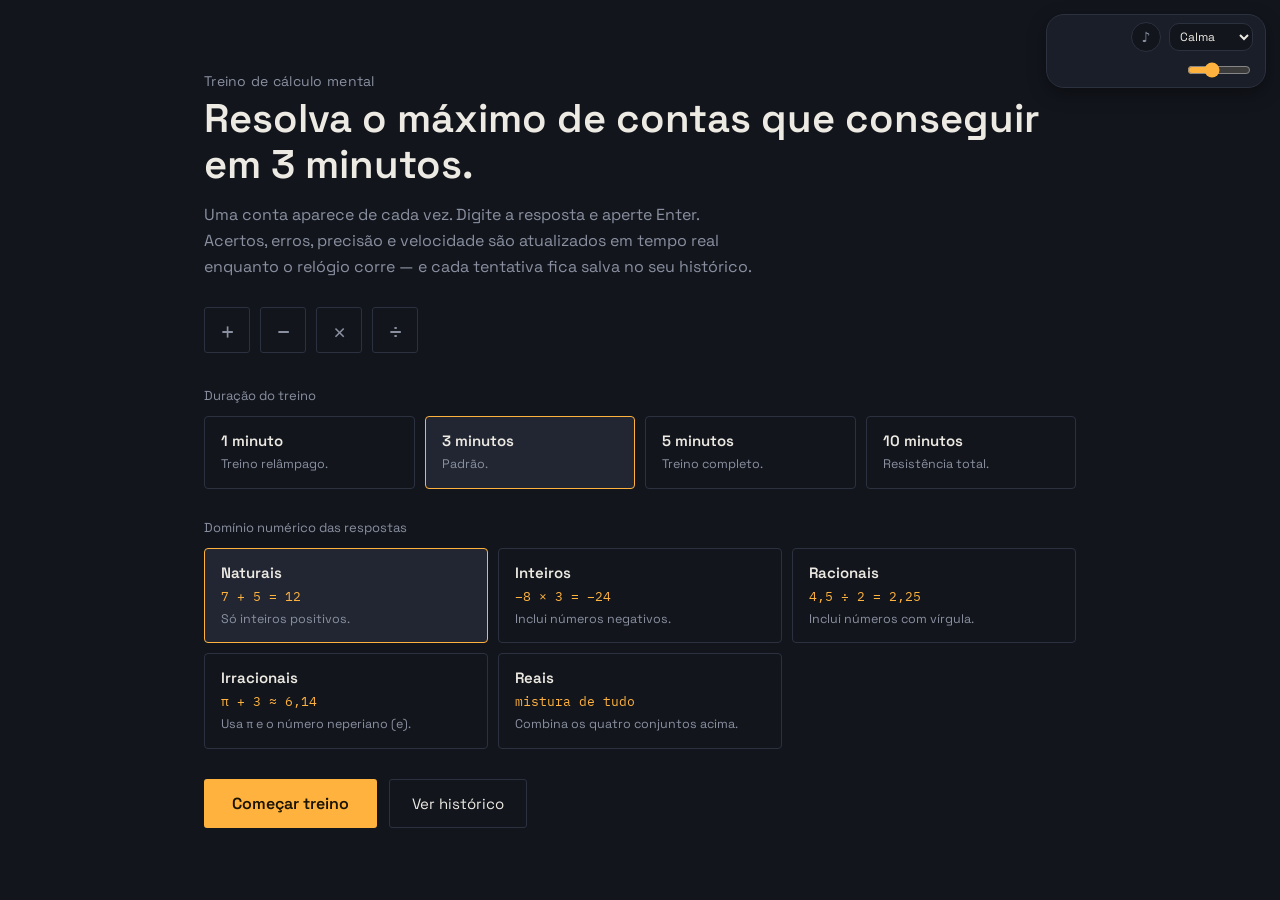
<file: single-file-version.html>
<!DOCTYPE html>
<html lang="pt-BR">
<head>
<meta charset="UTF-8">
<meta name="viewport" content="width=device-width, initial-scale=1.0">
<title>Treino de Cálculo — 3 minutos</title>
<style>
  @import url('https://fonts.googleapis.com/css2?family=Space+Grotesk:wght@400;500;600;700&family=IBM+Plex+Mono:wght@400;500;600;700&display=swap');

  :root{
    --ink: #12151C;
    --panel: #1A1E28;
    --panel-2: #212632;
    --line: #2C3140;
    --cream: #EDEAE3;
    --muted: #8A90A0;
    --amber: #FFB23E;
    --green: #3ECF8E;
    --coral: #FF5C63;

    --font-ui: 'Space Grotesk', 'Segoe UI', system-ui, -apple-system, sans-serif;
    --font-num: 'IBM Plex Mono', ui-monospace, 'SFMono-Regular', Menlo, Consolas, monospace;
  }

  *{ box-sizing: border-box; }

  html, body{
    margin: 0;
    padding: 0;
    background: var(--ink);
    color: var(--cream);
    font-family: var(--font-ui);
    min-height: 100vh;
  }

  body{
    display: flex;
    align-items: center;
    justify-content: center;
    padding: 32px 16px;
  }

  .stage{
    width: 100%;
    max-width: 880px;
  }

  /* ---------- shared bits ---------- */
  .kicker{
    color: var(--muted);
    font-size: 14px;
    letter-spacing: 0.02em;
    margin: 0 0 6px;
  }

  h1{
    font-family: var(--font-ui);
    font-weight: 600;
    font-size: clamp(28px, 4.2vw, 40px);
    line-height: 1.15;
    margin: 0 0 14px;
    color: var(--cream);
  }

  .lede{
    color: var(--muted);
    font-size: 16px;
    line-height: 1.6;
    max-width: 56ch;
    margin: 0 0 28px;
  }

  button{
    font-family: var(--font-ui);
    cursor: pointer;
    border: none;
  }

  .btn-primary{
    background: var(--amber);
    color: #1A1300;
    font-weight: 600;
    font-size: 16px;
    padding: 14px 28px;
    border-radius: 3px;
    transition: transform 120ms ease, background 120ms ease;
  }
  .btn-primary:hover{ background: #ffc061; }
  .btn-primary:active{ transform: scale(0.98); }
  .btn-primary:focus-visible{ outline: 2px solid var(--cream); outline-offset: 3px; }

  .btn-ghost{
    background: transparent;
    color: var(--cream);
    font-size: 15px;
    padding: 12px 22px;
    border: 1px solid var(--line);
    border-radius: 3px;
    transition: border-color 140ms ease, color 140ms ease;
  }
  .btn-ghost:hover{ border-color: var(--muted); }
  .btn-ghost:focus-visible{ outline: 2px solid var(--cream); outline-offset: 3px; }
  .btn-ghost.danger:hover{ border-color: var(--coral); color: var(--coral); }

  .start-actions, .history-actions{
    display: flex;
    gap: 12px;
    flex-wrap: wrap;
  }

  /* ---------- controle de música de fundo ---------- */
  .music-control{
    position: fixed;
    top: 14px;
    right: 14px;
    z-index: 40;
    display: flex;
    align-items: center;
    gap: 8px;
    flex-wrap: wrap;
    max-width: min(220px, calc(100vw - 28px));
    justify-content: flex-end;
    background: var(--panel);
    border: 1px solid var(--line);
    border-radius: 18px;
    padding: 7px 12px;
    box-shadow: 0 6px 18px rgba(0,0,0,0.35);
  }
  .music-btn{
    width: 30px;
    height: 30px;
    border-radius: 50%;
    border: 1px solid var(--line);
    background: var(--ink);
    color: var(--muted);
    font-size: 14px;
    line-height: 1;
    display: flex;
    align-items: center;
    justify-content: center;
    padding: 0;
    cursor: pointer;
    transition: border-color 140ms ease, color 140ms ease;
  }
  .music-btn:hover{ border-color: var(--muted); }
  .music-btn.on{ border-color: var(--amber); color: var(--amber); }
  .music-btn:focus-visible{ outline: 2px solid var(--amber); outline-offset: 2px; }
  .music-style{
    background: var(--ink);
    color: var(--cream);
    border: 1px solid var(--line);
    border-radius: 10px;
    font-family: inherit;
    font-size: 12px;
    padding: 4px 6px;
    cursor: pointer;
  }
  .music-volume{
    width: 64px;
    accent-color: var(--amber);
    cursor: pointer;
  }
  @media (max-width: 480px){
    .music-volume{ width: 46px; }
    .music-style{ font-size: 11px; padding: 3px 4px; }
  }

  .history-status{
    font-size: 13px;
    color: var(--muted);
    margin-top: 14px;
    min-height: 18px;
  }
  .history-status.good{ color: var(--green); }
  .history-status.bad{ color: var(--coral); }

  /* ---------- SCREEN: start ---------- */
  #screen-start{
    padding: 8px 4px;
  }

  .op-row{
    display: flex;
    gap: 10px;
    margin-bottom: 34px;
    flex-wrap: wrap;
  }
  .op-chip{
    font-family: var(--font-num);
    font-size: 22px;
    width: 46px;
    height: 46px;
    display: flex;
    align-items: center;
    justify-content: center;
    border: 1px solid var(--line);
    border-radius: 3px;
    color: var(--muted);
  }

  .section-label{
    font-size: 13px;
    color: var(--muted);
    margin: 0 0 12px;
  }

  .domain-section{
    margin-bottom: 30px;
  }

  .duration-grid{
    display: grid;
    grid-template-columns: repeat(4, 1fr);
    gap: 10px;
  }
  @media (max-width: 640px){
    .duration-grid{ grid-template-columns: repeat(2, 1fr); }
  }

  .domain-grid{
    display: grid;
    grid-template-columns: repeat(3, 1fr);
    gap: 10px;
  }
  @media (max-width: 640px){
    .domain-grid{ grid-template-columns: repeat(2, 1fr); }
  }

  .domain-card{
    position: relative;
    display: flex;
    flex-direction: column;
    gap: 6px;
    padding: 14px 16px;
    border: 1px solid var(--line);
    border-radius: 4px;
    cursor: pointer;
    transition: border-color 140ms ease, background 140ms ease;
  }
  .domain-card:hover{ border-color: var(--muted); }
  .domain-card input{
    position: absolute;
    opacity: 0;
    pointer-events: none;
  }
  .domain-card.selected{
    border-color: var(--amber);
    background: var(--panel-2);
  }
  .domain-card input:focus-visible ~ .domain-name{
    outline: 2px solid var(--amber);
    outline-offset: 3px;
  }
  .domain-name{
    font-size: 15px;
    font-weight: 600;
    color: var(--cream);
  }
  .domain-example{
    font-family: var(--font-num);
    font-size: 13px;
    color: var(--amber);
  }
  .domain-desc{
    font-size: 12.5px;
    color: var(--muted);
    line-height: 1.4;
  }

  /* ---------- SCREEN: game ---------- */
  #screen-game{ display: none; }

  .board{
    display: grid;
    grid-template-columns: 200px 1fr;
    gap: 0;
    border: 1px solid var(--line);
    border-radius: 4px;
    overflow: hidden;
    background: var(--panel);
  }

  @media (max-width: 640px){
    .board{ grid-template-columns: 1fr; }
  }

  .side{
    background: #161A23;
    border-right: 1px solid var(--line);
    padding: 22px 20px;
    display: flex;
    flex-direction: column;
    gap: 22px;
  }
  @media (max-width: 640px){
    .side{
      border-right: none;
      border-bottom: 1px solid var(--line);
      flex-direction: row;
      flex-wrap: wrap;
      justify-content: space-between;
    }
  }

  .clock-label{
    font-size: 12px;
    color: var(--muted);
    margin: 0 0 6px;
  }
  .clock{
    font-family: var(--font-num);
    font-size: 40px;
    font-weight: 600;
    font-variant-numeric: tabular-nums;
    letter-spacing: 0.02em;
    color: var(--amber);
    transition: color 200ms ease;
  }
  .clock.urgent{ color: var(--coral); }

  .stat{
    min-width: 78px;
  }
  .stat-label{
    font-size: 12px;
    color: var(--muted);
    margin: 0 0 4px;
  }
  .stat-value{
    font-family: var(--font-num);
    font-size: 24px;
    font-weight: 600;
    font-variant-numeric: tabular-nums;
    color: var(--cream);
  }
  .stat-value.good{ color: var(--green); }
  .stat-value.bad{ color: var(--coral); }

  .domain-tag{
    font-size: 11px;
    color: var(--muted);
    border: 1px solid var(--line);
    border-radius: 3px;
    padding: 5px 8px;
    display: inline-block;
  }

  .main{
    padding: 34px 30px 30px;
    display: flex;
    flex-direction: column;
    align-items: center;
    text-align: center;
    position: relative;
  }

  .progress-track{
    position: absolute;
    top: 0; left: 0; right: 0;
    height: 3px;
    background: var(--line);
  }
  .progress-fill{
    height: 100%;
    background: var(--amber);
    width: 100%;
    transition: width 1s linear, background 300ms ease;
  }
  .progress-fill.urgent{ background: var(--coral); }

  .subdomain-badge{
    font-size: 12px;
    color: var(--muted);
    min-height: 16px;
    margin-top: 14px;
  }

  .equation{
    font-family: var(--font-num);
    font-weight: 600;
    font-size: clamp(34px, 7vw, 56px);
    font-variant-numeric: tabular-nums;
    color: var(--cream);
    margin: 10px 0 26px;
    min-height: 1.2em;
    display: flex;
    align-items: center;
    justify-content: center;
    flex-wrap: wrap;
    gap: 0.3em;
  }
  .equation .eq-sign{ color: var(--muted); }

  .const-hint{
    font-size: 13px;
    color: var(--muted);
    margin: -14px 0 22px;
    min-height: 16px;
  }
  .const-hint b{ color: var(--amber); font-weight: 600; }

  .answer-form{
    display: flex;
    gap: 10px;
    align-items: center;
  }

  #answer-input{
    font-family: var(--font-num);
    font-size: 28px;
    font-weight: 600;
    width: 180px;
    text-align: center;
    background: var(--ink);
    border: 2px solid var(--line);
    border-radius: 4px;
    color: var(--cream);
    padding: 10px 12px;
    transition: border-color 150ms ease, background 150ms ease;
  }
  #answer-input:focus{
    outline: none;
    border-color: var(--amber);
  }
  #answer-input.flash-correct{
    border-color: var(--green);
    background: #123027;
  }
  #answer-input.flash-wrong{
    border-color: var(--coral);
    background: #331417;
  }

  .feedback{
    min-height: 22px;
    margin-top: 14px;
    font-size: 14px;
    color: var(--muted);
    max-width: 44ch;
  }
  .feedback.correct{ color: var(--green); }
  .feedback.wrong{ color: var(--coral); }

  /* ---------- teclado numérico próprio ---------- */
  .keypad{
    width: 100%;
    max-width: 300px;
    margin-top: 18px;
  }
  .keypad-grid{
    display: grid;
    grid-template-columns: repeat(4, 1fr);
    gap: 8px;
    margin-bottom: 8px;
  }
  .keypad-btn{
    font-family: var(--font-num);
    font-size: 20px;
    font-weight: 600;
    padding: 14px 0;
    border: 1px solid var(--line);
    border-radius: 6px;
    background: var(--panel);
    color: var(--cream);
    -webkit-tap-highlight-color: transparent;
    user-select: none;
    transition: border-color 120ms ease, background 120ms ease, transform 80ms ease;
  }
  .keypad-btn:hover{ border-color: var(--muted); }
  .keypad-btn:active{ background: var(--panel-2); transform: scale(0.94); }
  .keypad-btn:focus-visible{ outline: 2px solid var(--amber); outline-offset: 2px; }
  .keypad-btn.op{ color: var(--amber); }
  .keypad-btn.backspace{ color: var(--coral); font-size: 17px; }
  .keypad-btn.zero{ grid-column: span 4; }

  .keypad-submit{
    width: 100%;
    background: var(--amber);
    color: #1A1300;
    font-family: var(--font-ui);
    font-weight: 600;
    font-size: 15px;
    padding: 13px 0;
    border: none;
    border-radius: 6px;
    -webkit-tap-highlight-color: transparent;
    transition: background 120ms ease, transform 80ms ease;
  }
  .keypad-submit:hover{ background: #ffc061; }
  .keypad-submit:active{ transform: scale(0.98); }
  .keypad-submit:focus-visible{ outline: 2px solid var(--cream); outline-offset: 2px; }

  /* ---------- SCREEN: end ---------- */
  #screen-end{ display: none; }

  .end-header{
    margin-bottom: 26px;
  }

  .end-grid{
    display: grid;
    grid-template-columns: repeat(4, 1fr);
    gap: 1px;
    background: var(--line);
    border: 1px solid var(--line);
    border-radius: 4px;
    overflow: hidden;
    margin-bottom: 30px;
  }
  @media (max-width: 640px){
    .end-grid{ grid-template-columns: repeat(2, 1fr); }
  }

  .end-cell{
    background: var(--panel);
    padding: 22px 18px;
  }
  .end-cell-label{
    font-size: 13px;
    color: var(--muted);
    margin: 0 0 8px;
  }
  .end-cell-value{
    font-family: var(--font-num);
    font-size: 30px;
    font-weight: 600;
    font-variant-numeric: tabular-nums;
    color: var(--cream);
  }
  .end-cell-value.good{ color: var(--green); }
  .end-cell-value.bad{ color: var(--coral); }
  .end-cell-value.accent{ color: var(--amber); }

  .end-actions{
    display: flex;
    gap: 12px;
    flex-wrap: wrap;
  }

  /* ---------- SCREEN: history ---------- */
  #screen-history{ display: none; }

  .filter-row{
    display: flex;
    gap: 8px;
    flex-wrap: wrap;
    margin-bottom: 26px;
  }
  .filter-chip{
    font-family: var(--font-ui);
    font-size: 13px;
    padding: 8px 16px;
    border: 1px solid var(--line);
    border-radius: 20px;
    color: var(--muted);
    background: transparent;
    cursor: pointer;
    transition: border-color 140ms ease, color 140ms ease, background 140ms ease;
  }
  .filter-chip:hover{ border-color: var(--muted); color: var(--cream); }
  .filter-chip.active{
    border-color: var(--amber);
    color: var(--amber);
    background: var(--panel-2);
  }

  .empty-state{
    border: 1px dashed var(--line);
    border-radius: 4px;
    padding: 44px 24px;
    text-align: center;
    color: var(--muted);
    font-size: 14px;
    line-height: 1.6;
    margin-bottom: 24px;
  }

  .charts-row{
    display: grid;
    grid-template-columns: 1fr 1fr;
    gap: 16px;
    margin-bottom: 30px;
  }
  @media (max-width: 640px){
    .charts-row{ grid-template-columns: 1fr; }
  }

  .chart-card{
    border: 1px solid var(--line);
    border-radius: 4px;
    padding: 16px 18px;
    background: var(--panel);
  }
  .chart-title{
    font-size: 13px;
    color: var(--muted);
    margin: 0 0 12px;
  }
  .chart-svg{
    width: 100%;
    height: 110px;
    display: block;
  }
  .chart-meta{
    display: flex;
    justify-content: space-between;
    font-family: var(--font-num);
    font-size: 12px;
    color: var(--muted);
    margin-top: 8px;
  }
  .chart-empty{
    font-size: 13px;
    color: var(--muted);
    padding: 30px 0;
    margin: 0;
    text-align: center;
  }

  .table-wrap{
    overflow-x: auto;
    border: 1px solid var(--line);
    border-radius: 4px;
    margin-bottom: 24px;
  }
  table.history-table{
    width: 100%;
    border-collapse: collapse;
    font-size: 13.5px;
    min-width: 560px;
  }
  .history-table th{
    text-align: left;
    font-size: 12px;
    font-weight: 500;
    color: var(--muted);
    padding: 12px 14px;
    border-bottom: 1px solid var(--line);
    white-space: nowrap;
  }
  .history-table td{
    padding: 10px 14px;
    border-bottom: 1px solid var(--line);
    font-family: var(--font-num);
    color: var(--cream);
    white-space: nowrap;
  }
  .history-table tr:last-child td{ border-bottom: none; }
  .history-table td.good{ color: var(--green); }
  .history-table td.bad{ color: var(--coral); }

  .visually-hidden{
    position: absolute;
    width: 1px; height: 1px;
    overflow: hidden;
    clip: rect(0 0 0 0);
  }

  @media (prefers-reduced-motion: reduce){
    *{ transition: none !important; animation: none !important; }
  }
</style>
</head>
<body>

<div class="music-control" id="music-control">
  <button type="button" id="btn-music-toggle" class="music-btn" aria-pressed="false" aria-label="Ativar música de fundo">♪</button>
  <select id="music-style" class="music-style" aria-label="Estilo da música de fundo">
    <option value="calma">Calma</option>
    <option value="animada">Animada</option>
  </select>
  <input type="range" id="music-volume" class="music-volume" min="0" max="100" value="35" aria-label="Volume da música de fundo">
</div>

<div class="stage">

  <!-- ===================== START ===================== -->
  <section id="screen-start">
    <p class="kicker">Treino de cálculo mental</p>
    <h1>Resolva o máximo de contas que conseguir em 3 minutos.</h1>
    <p class="lede">
      Uma conta aparece de cada vez. Digite a resposta e aperte Enter.
      Acertos, erros, precisão e velocidade são atualizados em tempo real
      enquanto o relógio corre — e cada tentativa fica salva no seu histórico.
    </p>

    <div class="op-row" aria-hidden="true">
      <div class="op-chip">+</div>
      <div class="op-chip">−</div>
      <div class="op-chip">×</div>
      <div class="op-chip">÷</div>
    </div>

    <div class="domain-section">
      <p class="section-label">Duração do treino</p>
      <div class="duration-grid" id="duration-grid">

        <label class="domain-card">
          <input type="radio" name="duration" value="60">
          <span class="domain-name">1 minuto</span>
          <span class="domain-desc">Treino relâmpago.</span>
        </label>

        <label class="domain-card selected">
          <input type="radio" name="duration" value="180" checked>
          <span class="domain-name">3 minutos</span>
          <span class="domain-desc">Padrão.</span>
        </label>

        <label class="domain-card">
          <input type="radio" name="duration" value="300">
          <span class="domain-name">5 minutos</span>
          <span class="domain-desc">Treino completo.</span>
        </label>

        <label class="domain-card">
          <input type="radio" name="duration" value="600">
          <span class="domain-name">10 minutos</span>
          <span class="domain-desc">Resistência total.</span>
        </label>

      </div>
    </div>

    <div class="domain-section">
      <p class="section-label">Domínio numérico das respostas</p>
      <div class="domain-grid" id="domain-grid">

        <label class="domain-card selected">
          <input type="radio" name="domain" value="naturais" checked>
          <span class="domain-name">Naturais</span>
          <span class="domain-example">7 + 5 = 12</span>
          <span class="domain-desc">Só inteiros positivos.</span>
        </label>

        <label class="domain-card">
          <input type="radio" name="domain" value="inteiros">
          <span class="domain-name">Inteiros</span>
          <span class="domain-example">−8 × 3 = −24</span>
          <span class="domain-desc">Inclui números negativos.</span>
        </label>

        <label class="domain-card">
          <input type="radio" name="domain" value="racionais">
          <span class="domain-name">Racionais</span>
          <span class="domain-example">4,5 ÷ 2 = 2,25</span>
          <span class="domain-desc">Inclui números com vírgula.</span>
        </label>

        <label class="domain-card">
          <input type="radio" name="domain" value="irracionais">
          <span class="domain-name">Irracionais</span>
          <span class="domain-example">π + 3 ≈ 6,14</span>
          <span class="domain-desc">Usa π e o número neperiano (e).</span>
        </label>

        <label class="domain-card">
          <input type="radio" name="domain" value="reais">
          <span class="domain-name">Reais</span>
          <span class="domain-example">mistura de tudo</span>
          <span class="domain-desc">Combina os quatro conjuntos acima.</span>
        </label>

      </div>
    </div>

    <div class="start-actions">
      <button class="btn-primary" id="btn-start">Começar treino</button>
      <button class="btn-ghost" id="btn-history-start">Ver histórico</button>
    </div>
  </section>

  <!-- ===================== GAME ===================== -->
  <section id="screen-game">
    <div class="board">
      <div class="side">
        <div>
          <p class="clock-label">Tempo restante</p>
          <div class="clock" id="clock" aria-live="off">3:00</div>
        </div>

        <div class="stat">
          <p class="stat-label">Acertos</p>
          <p class="stat-value good" id="stat-correct">0</p>
        </div>

        <div class="stat">
          <p class="stat-label">Erros</p>
          <p class="stat-value bad" id="stat-wrong">0</p>
        </div>

        <div class="stat">
          <p class="stat-label">Precisão</p>
          <p class="stat-value" id="stat-accuracy">—</p>
        </div>

        <div class="stat">
          <p class="stat-label">Cálculos / min</p>
          <p class="stat-value" id="stat-speed">0</p>
        </div>

        <div class="stat">
          <p class="stat-label">Domínio</p>
          <span class="domain-tag" id="stat-domain">Naturais</span>
        </div>

        <div class="stat">
          <p class="stat-label">Duração</p>
          <span class="domain-tag" id="stat-duration">3 min</span>
        </div>
      </div>

      <div class="main">
        <div class="progress-track"><div class="progress-fill" id="progress-fill"></div></div>

        <p class="subdomain-badge" id="subdomain-badge">&nbsp;</p>

        <div class="equation" id="equation" aria-live="polite">
          <span id="eq-a">—</span>
          <span class="eq-sign" id="eq-op">+</span>
          <span id="eq-b">—</span>
          <span class="eq-sign">=</span>
          <span>?</span>
        </div>

        <p class="const-hint" id="const-hint">&nbsp;</p>

        <form class="answer-form" id="answer-form" autocomplete="off">
          <label for="answer-input" class="visually-hidden">Sua resposta</label>
          <input type="text" inputmode="none" id="answer-input" placeholder="0" autocomplete="off" spellcheck="false">
        </form>

        <div class="keypad" id="keypad" aria-hidden="false">
          <div class="keypad-grid">
            <button type="button" class="keypad-btn" data-key="7">7</button>
            <button type="button" class="keypad-btn" data-key="8">8</button>
            <button type="button" class="keypad-btn" data-key="9">9</button>
            <button type="button" class="keypad-btn backspace" data-action="backspace" aria-label="Apagar">⌫</button>

            <button type="button" class="keypad-btn" data-key="4">4</button>
            <button type="button" class="keypad-btn" data-key="5">5</button>
            <button type="button" class="keypad-btn" data-key="6">6</button>
            <button type="button" class="keypad-btn op" data-key="−">−</button>

            <button type="button" class="keypad-btn" data-key="1">1</button>
            <button type="button" class="keypad-btn" data-key="2">2</button>
            <button type="button" class="keypad-btn" data-key="3">3</button>
            <button type="button" class="keypad-btn op" data-key=",">,</button>

            <button type="button" class="keypad-btn zero" data-key="0">0</button>
          </div>
          <button type="button" class="keypad-submit" id="keypad-submit">Enviar resposta ⏎</button>
        </div>

        <p class="feedback" id="feedback">&nbsp;</p>
      </div>
    </div>
  </section>

  <!-- ===================== END ===================== -->
  <section id="screen-end">
    <div class="end-header">
      <p class="kicker" id="end-domain-kicker">Tempo esgotado</p>
      <h1 id="end-headline">Resultado do treino</h1>
      <p class="lede" id="end-sub"></p>
    </div>

    <div class="end-grid">
      <div class="end-cell">
        <p class="end-cell-label">Acertos</p>
        <p class="end-cell-value good" id="end-correct">0</p>
      </div>
      <div class="end-cell">
        <p class="end-cell-label">Erros</p>
        <p class="end-cell-value bad" id="end-wrong">0</p>
      </div>
      <div class="end-cell">
        <p class="end-cell-label">Precisão</p>
        <p class="end-cell-value" id="end-accuracy">—</p>
      </div>
      <div class="end-cell">
        <p class="end-cell-label">Cálculos / min</p>
        <p class="end-cell-value accent" id="end-speed">0</p>
      </div>
      <div class="end-cell">
        <p class="end-cell-label">Tempo médio por conta</p>
        <p class="end-cell-value" id="end-avgtime">—</p>
      </div>
      <div class="end-cell">
        <p class="end-cell-label">Resposta mais rápida</p>
        <p class="end-cell-value" id="end-fastest">—</p>
      </div>
      <div class="end-cell">
        <p class="end-cell-label">Total respondido</p>
        <p class="end-cell-value" id="end-total">0</p>
      </div>
      <div class="end-cell">
        <p class="end-cell-label">Maior sequência de acertos</p>
        <p class="end-cell-value" id="end-streak">0</p>
      </div>
    </div>

    <div class="end-actions">
      <button class="btn-primary" id="btn-restart">Treinar de novo</button>
      <button class="btn-ghost" id="btn-history-end">Ver histórico</button>
    </div>
  </section>

  <!-- ===================== HISTORY ===================== -->
  <section id="screen-history">
    <div class="end-header">
      <p class="kicker">Sua evolução</p>
      <h1>Histórico de tentativas</h1>
      <p class="lede">Acompanhe como sua precisão e velocidade mudam ao longo do tempo, partida a partida. Os dados ficam salvos neste navegador.</p>
    </div>

    <div class="filter-row" id="history-filters">
      <button class="filter-chip active" data-domain="todos">Todos</button>
      <button class="filter-chip" data-domain="naturais">Naturais</button>
      <button class="filter-chip" data-domain="inteiros">Inteiros</button>
      <button class="filter-chip" data-domain="racionais">Racionais</button>
      <button class="filter-chip" data-domain="irracionais">Irracionais</button>
      <button class="filter-chip" data-domain="reais">Reais</button>
    </div>

    <div id="history-empty" class="empty-state" style="display:none;">
      Você ainda não tem tentativas registradas nesse domínio.<br>Jogue uma partida para começar a ver sua evolução aqui.
    </div>

    <div id="history-body-wrap">
      <div class="end-grid" id="history-summary"></div>

      <div class="charts-row" id="history-charts"></div>

      <div class="table-wrap">
        <table class="history-table">
          <thead>
            <tr>
              <th>Data</th>
              <th>Domínio</th>
              <th>Duração</th>
              <th>Acertos</th>
              <th>Erros</th>
              <th>Precisão</th>
              <th>Cálc/min</th>
            </tr>
          </thead>
          <tbody id="history-table-body"></tbody>
        </table>
      </div>
    </div>

    <div class="history-actions">
      <button class="btn-ghost" id="btn-history-back">Voltar</button>
      <button class="btn-ghost" id="btn-export-history">Exportar (.json)</button>
      <button class="btn-ghost" id="btn-import-history">Importar (.json)</button>
      <button class="btn-ghost danger" id="btn-clear-history">Limpar histórico</button>
    </div>
    <input type="file" id="import-file-input" accept="application/json,.json" class="visually-hidden">
    <p class="history-status" id="history-status">&nbsp;</p>
  </section>

</div>

<script>
/*
 * MusicaFundo: trilha calma e em loop, gerada por código (Web Audio API).
 * Sem arquivos de áudio. Pensada para concentração: andamento lento,
 * acordes suaves, arpejo discreto e variação aleatória a cada compasso.
 */
window.MusicaFundo = (() => {
  const BPM = 76;
  const BEAT = 60 / BPM;
  const BAR = BEAT * 4;
  const hz = (n) => 440 * Math.pow(2, (n - 69) / 12);

  // Dó maior: I - vi - IV - V (Cmaj7, Am7, Fmaj7, G6)
  const ACORDES = [
    { baixo: 48, pad: [60, 64, 67, 71], arp: [72, 76, 79, 83] },
    { baixo: 45, pad: [57, 60, 64, 67], arp: [69, 72, 76, 79] },
    { baixo: 41, pad: [57, 60, 64, 65], arp: [69, 72, 76, 77] },
    { baixo: 43, pad: [59, 62, 64, 67], arp: [71, 74, 76, 79] },
  ];
  const PADRAO_ARP = [0, 1, 2, 3, 2, 1, 2, 1];

  let ctx, master, padBus, arpBus;
  let timer = null, fadeTimer = null;
  let proximoCompasso = 0, indice = 0;
  let tocando = false, volume = 0.5;

  function montarAudio() {
    ctx = new (window.AudioContext || window.webkitAudioContext)();

    const comp = ctx.createDynamicsCompressor();
    comp.connect(ctx.destination);

    const corteGrave = ctx.createBiquadFilter();
    corteGrave.type = 'highpass';
    corteGrave.frequency.value = 110;
    corteGrave.connect(comp);

    master = ctx.createGain();
    master.gain.value = 0;
    master.connect(corteGrave);

    padBus = ctx.createBiquadFilter();
    padBus.type = 'lowpass';
    padBus.frequency.value = 1400;
    padBus.connect(master);

    // Eco suave para o arpejo
    arpBus = ctx.createGain();
    arpBus.connect(master);
    const eco = ctx.createDelay(2);
    eco.delayTime.value = BEAT * 0.75;
    const feedback = ctx.createGain();
    feedback.gain.value = 0.35;
    const tom = ctx.createBiquadFilter();
    tom.type = 'lowpass';
    tom.frequency.value = 2200;
    const molhado = ctx.createGain();
    molhado.gain.value = 0.4;
    arpBus.connect(eco);
    eco.connect(tom);
    tom.connect(feedback);
    feedback.connect(eco);
    tom.connect(molhado);
    molhado.connect(master);

    proximoCompasso = ctx.currentTime + 0.1;
  }

  function nota({ tipo, freq, t, dur, pico, ataque, destino, detune = 0 }) {
    const osc = ctx.createOscillator();
    const env = ctx.createGain();
    osc.type = tipo;
    osc.frequency.value = freq;
    osc.detune.value = detune;
    env.gain.setValueAtTime(0.0001, t);
    env.gain.linearRampToValueAtTime(pico, t + ataque);
    env.gain.exponentialRampToValueAtTime(0.0001, t + dur);
    osc.connect(env);
    env.connect(destino);
    osc.start(t);
    osc.stop(t + dur + 0.05);
  }

  function agendarCompasso(t, acorde) {
    // Pad: notas longas e suaves, com leve desafinação para dar corpo —
    // já cobre a harmonia inteira, sem precisar de uma nota de baixo à parte
    acorde.pad.forEach((n) => {
      nota({ tipo: 'sine', freq: hz(n), t, dur: BAR + 1.2, pico: 0.05,
             ataque: 1.4, destino: padBus, detune: (Math.random() - 0.5) * 10 });
    });

    // Arpejo em colcheias, com pausas ocasionais e variação de oitava
    for (let k = 0; k < 8; k++) {
      if (Math.random() < 0.22) continue;
      let n = acorde.arp[PADRAO_ARP[k]];
      if (Math.random() < 0.12) n += 12;
      nota({ tipo: 'sine', freq: hz(n), t: t + k * (BEAT / 2),
             dur: 1.0, pico: 0.07, ataque: 0.012, destino: arpBus });
    }
  }

  function agendador() {
    while (proximoCompasso < ctx.currentTime + 0.6) {
      agendarCompasso(proximoCompasso, ACORDES[indice]);
      indice = (indice + 1) % ACORDES.length;
      proximoCompasso += BAR;
    }
  }

  function aplicarVolume(segundos) {
    const agora = ctx.currentTime;
    master.gain.cancelScheduledValues(agora);
    master.gain.setValueAtTime(master.gain.value, agora);
    master.gain.linearRampToValueAtTime(tocando ? volume : 0, agora + segundos);
  }

  function start() {
    if (tocando) return;
    if (!ctx) montarAudio();
    clearTimeout(fadeTimer);
    tocando = true;
    ctx.resume();
    agendador();
    timer = setInterval(agendador, 100);
    aplicarVolume(1.5);
  }

  function stop() {
    if (!tocando) return;
    tocando = false;
    aplicarVolume(0.8);
    clearInterval(timer);
    // Suspende o contexto depois do fade; ao voltar, continua de onde parou
    fadeTimer = setTimeout(() => ctx.suspend(), 900);
  }

  function setVolume(v) {
    volume = Math.min(1, Math.max(0, v));
    if (ctx && tocando) aplicarVolume(0.1);
  }

  return {
    start, stop, setVolume,
    toggle: () => (tocando ? stop() : start()),
    isPlaying: () => tocando,
  };
})();
</script>

<script>
/*
 * MusicaAnimada: variação mais rápida e rítmica da trilha, no mesmo
 * espírito (Web Audio, sem arquivos), com batida marcada (kick + hi-hat
 * sintéticos), baixo staccato e um arpejo mais contínuo e brilhante.
 */
window.MusicaAnimada = (() => {
  const BPM = 122;
  const BEAT = 60 / BPM;
  const BAR = BEAT * 4;
  const hz = (n) => 440 * Math.pow(2, (n - 69) / 12);

  // Dó maior, progressão pop: I - V - vi - IV (C - G - Am - F)
  const ACORDES = [
    { baixo: 36, arp: [72, 76, 79, 76] },
    { baixo: 43, arp: [71, 74, 79, 74] },
    { baixo: 45, arp: [69, 72, 76, 72] },
    { baixo: 41, arp: [68, 72, 77, 72] },
  ];

  let ctx, master, arpBus, ruido;
  let timer = null, fadeTimer = null;
  let proximoCompasso = 0, indice = 0;
  let tocando = false, volume = 0.5;

  function criarRuido() {
    const dur = 0.3;
    const buffer = ctx.createBuffer(1, Math.floor(ctx.sampleRate * dur), ctx.sampleRate);
    const data = buffer.getChannelData(0);
    for (let i = 0; i < data.length; i++) data[i] = Math.random() * 2 - 1;
    return buffer;
  }

  function montarAudio() {
    ctx = new (window.AudioContext || window.webkitAudioContext)();

    const comp = ctx.createDynamicsCompressor();
    comp.connect(ctx.destination);

    master = ctx.createGain();
    master.gain.value = 0;
    master.connect(comp);

    arpBus = ctx.createBiquadFilter();
    arpBus.type = 'lowpass';
    arpBus.frequency.value = 3200;
    arpBus.connect(master);

    ruido = criarRuido();
    proximoCompasso = ctx.currentTime + 0.1;
  }

  function nota({ tipo, freq, t, dur, pico, ataque, destino, detune = 0 }) {
    const osc = ctx.createOscillator();
    const env = ctx.createGain();
    osc.type = tipo;
    osc.frequency.value = freq;
    osc.detune.value = detune;
    env.gain.setValueAtTime(0.0001, t);
    env.gain.linearRampToValueAtTime(pico, t + ataque);
    env.gain.exponentialRampToValueAtTime(0.0001, t + dur);
    osc.connect(env);
    env.connect(destino);
    osc.start(t);
    osc.stop(t + dur + 0.05);
  }

  function kick(t) {
    const osc = ctx.createOscillator();
    const env = ctx.createGain();
    osc.type = 'sine';
    osc.frequency.setValueAtTime(150, t);
    osc.frequency.exponentialRampToValueAtTime(48, t + 0.12);
    env.gain.setValueAtTime(0.8, t);
    env.gain.exponentialRampToValueAtTime(0.001, t + 0.18);
    osc.connect(env);
    env.connect(master);
    osc.start(t);
    osc.stop(t + 0.2);
  }

  function hihat(t, aberto) {
    const src = ctx.createBufferSource();
    src.buffer = ruido;
    const hp = ctx.createBiquadFilter();
    hp.type = 'highpass';
    hp.frequency.value = 7000;
    const env = ctx.createGain();
    var dur = aberto ? 0.09 : 0.045;
    env.gain.setValueAtTime(aberto ? 0.16 : 0.22, t);
    env.gain.exponentialRampToValueAtTime(0.001, t + dur);
    src.connect(hp);
    hp.connect(env);
    env.connect(master);
    src.start(t);
    src.stop(t + dur + 0.02);
  }

  function agendarCompasso(t, acorde) {
    // Bateria: kick nos 4 tempos, hi-hat em colcheias (mais aberto no contratempo)
    for (var b = 0; b < 4; b++) kick(t + b * BEAT);
    for (var k = 0; k < 8; k++) hihat(t + k * (BEAT / 2), k % 2 === 1);

    // Baixo staccato acompanhando o kick
    for (var b2 = 0; b2 < 4; b2++) {
      nota({ tipo: 'triangle', freq: hz(acorde.baixo), t: t + b2 * BEAT,
             dur: BEAT * 0.55, pico: 0.16, ataque: 0.01, destino: master });
    }

    // Arpejo contínuo e brilhante, sem pausas longas
    for (var k2 = 0; k2 < 8; k2++) {
      var n = acorde.arp[k2 % acorde.arp.length];
      if (Math.random() < 0.15) n += 12;
      nota({ tipo: 'sawtooth', freq: hz(n), t: t + k2 * (BEAT / 2),
             dur: BEAT * 0.42, pico: 0.06, ataque: 0.006, destino: arpBus });
    }
  }

  function agendador() {
    while (proximoCompasso < ctx.currentTime + 0.6) {
      agendarCompasso(proximoCompasso, ACORDES[indice]);
      indice = (indice + 1) % ACORDES.length;
      proximoCompasso += BAR;
    }
  }

  function aplicarVolume(segundos) {
    const agora = ctx.currentTime;
    master.gain.cancelScheduledValues(agora);
    master.gain.setValueAtTime(master.gain.value, agora);
    master.gain.linearRampToValueAtTime(tocando ? volume : 0, agora + segundos);
  }

  function start() {
    if (tocando) return;
    if (!ctx) montarAudio();
    clearTimeout(fadeTimer);
    tocando = true;
    ctx.resume();
    agendador();
    timer = setInterval(agendador, 100);
    aplicarVolume(1.0);
  }

  function stop() {
    if (!tocando) return;
    tocando = false;
    aplicarVolume(0.6);
    clearInterval(timer);
    fadeTimer = setTimeout(() => ctx.suspend(), 700);
  }

  function setVolume(v) {
    volume = Math.min(1, Math.max(0, v));
    if (ctx && tocando) aplicarVolume(0.1);
  }

  return {
    start, stop, setVolume,
    toggle: () => (tocando ? stop() : start()),
    isPlaying: () => tocando,
  };
})();
</script>

<script>
(function(){
  "use strict";

  var DURATION = 180; // duração da partida em segundos (ajustada pela seleção do usuário)
  var HISTORY_KEY = 'calc-treino-historico-v1';
  var COLOR_GREEN = '#3ECF8E';
  var COLOR_AMBER = '#FFB23E';

  var screenStart   = document.getElementById('screen-start');
  var screenGame    = document.getElementById('screen-game');
  var screenEnd     = document.getElementById('screen-end');
  var screenHistory = document.getElementById('screen-history');

  var clockEl      = document.getElementById('clock');
  var progressFill = document.getElementById('progress-fill');
  var subdomainBadge = document.getElementById('subdomain-badge');
  var constHint = document.getElementById('const-hint');
  var eqA  = document.getElementById('eq-a');
  var eqOp = document.getElementById('eq-op');
  var eqB  = document.getElementById('eq-b');
  var input = document.getElementById('answer-input');
  var form  = document.getElementById('answer-form');
  var feedback = document.getElementById('feedback');
  var keypad = document.getElementById('keypad');
  var keypadSubmit = document.getElementById('keypad-submit');

  var statCorrect  = document.getElementById('stat-correct');
  var statWrong    = document.getElementById('stat-wrong');
  var statAccuracy = document.getElementById('stat-accuracy');
  var statSpeed    = document.getElementById('stat-speed');
  var statDomain   = document.getElementById('stat-domain');
  var statDuration = document.getElementById('stat-duration');

  var btnStart        = document.getElementById('btn-start');
  var btnRestart       = document.getElementById('btn-restart');
  var btnHistoryStart  = document.getElementById('btn-history-start');
  var btnHistoryEnd    = document.getElementById('btn-history-end');
  var btnHistoryBack   = document.getElementById('btn-history-back');
  var btnClearHistory  = document.getElementById('btn-clear-history');
  var btnExportHistory = document.getElementById('btn-export-history');
  var btnImportHistory = document.getElementById('btn-import-history');
  var importFileInput  = document.getElementById('import-file-input');
  var historyStatus    = document.getElementById('history-status');
  var domainGrid       = document.getElementById('domain-grid');
  var durationGrid      = document.getElementById('duration-grid');

  var historyFilters   = document.getElementById('history-filters');
  var historyEmpty     = document.getElementById('history-empty');
  var historyBodyWrap  = document.getElementById('history-body-wrap');
  var historySummary   = document.getElementById('history-summary');
  var historyCharts    = document.getElementById('history-charts');
  var historyTableBody = document.getElementById('history-table-body');

  var DOMAIN_LABELS = {
    naturais: 'Naturais',
    inteiros: 'Inteiros',
    racionais: 'Racionais',
    irracionais: 'Irracionais',
    reais: 'Reais'
  };

  var selectedDomain = 'naturais';
  var selectedDuration = 180;
  var activeHistoryFilter = 'todos';
  var state;

  /* ---------------- navegação entre telas ---------------- */

  function hideAllScreens(){
    screenStart.style.display = 'none';
    screenGame.style.display = 'none';
    screenEnd.style.display = 'none';
    screenHistory.style.display = 'none';
  }

  function showStart(){
    hideAllScreens();
    screenStart.style.display = 'block';
  }

  function showHistory(){
    hideAllScreens();
    screenHistory.style.display = 'block';
    showHistoryStatus('\u00A0', '');
    renderHistory();
  }

  /* ---------------- histórico (localStorage) ---------------- */

  function loadHistory(){
    try{
      var raw = window.localStorage.getItem(HISTORY_KEY);
      return raw ? JSON.parse(raw) : [];
    } catch(err){
      return [];
    }
  }

  function saveHistoryList(list){
    try{
      if (list.length > 500) list = list.slice(list.length - 500);
      window.localStorage.setItem(HISTORY_KEY, JSON.stringify(list));
      return true;
    } catch(err){
      return false;
    }
  }

  function saveAttempt(record){
    var hist = loadHistory();
    hist.push(record);
    saveHistoryList(hist);
  }

  function clearHistoryStorage(){
    try{ window.localStorage.removeItem(HISTORY_KEY); } catch(err){}
  }

  function showHistoryStatus(msg, cls){
    historyStatus.textContent = msg;
    historyStatus.className = 'history-status' + (cls ? ' ' + cls : '');
  }

  function recordFingerprint(r){
    return [r.date, r.domain, r.duration || 180, r.correct, r.wrong, r.total].join('|');
  }

  function exportHistory(){
    var hist = loadHistory();
    var payload = {
      app: 'treino-de-calculo',
      version: 1,
      exportedAt: new Date().toISOString(),
      entries: hist
    };
    var blob = new Blob([JSON.stringify(payload, null, 2)], { type: 'application/json' });
    var url = URL.createObjectURL(blob);
    var stamp = new Date().toISOString().slice(0, 10);
    var a = document.createElement('a');
    a.href = url;
    a.download = 'treino-calculo-historico-' + stamp + '.json';
    document.body.appendChild(a);
    a.click();
    document.body.removeChild(a);
    window.setTimeout(function(){ URL.revokeObjectURL(url); }, 1000);

    showHistoryStatus(
      hist.length === 0
        ? 'Histórico vazio exportado — jogue algumas partidas primeiro.'
        : hist.length + ' tentativa' + (hist.length === 1 ? '' : 's') + ' exportada' + (hist.length === 1 ? '' : 's') + ' com sucesso.',
      'good'
    );
  }

  function importHistoryFromFile(file){
    var reader = new FileReader();

    reader.onload = function(){
      var parsed;
      try{
        parsed = JSON.parse(reader.result);
      } catch(err){
        showHistoryStatus('Não foi possível ler esse arquivo — verifique se é um JSON exportado daqui.', 'bad');
        return;
      }

      var incoming = Array.isArray(parsed) ? parsed : (parsed && Array.isArray(parsed.entries) ? parsed.entries : null);
      if (!incoming){
        showHistoryStatus('Formato inesperado: o arquivo não contém uma lista de tentativas.', 'bad');
        return;
      }

      incoming = incoming.filter(function(r){
        return r && typeof r.date === 'number' && typeof r.domain === 'string' &&
               typeof r.correct === 'number' && typeof r.wrong === 'number' &&
               typeof r.perMin === 'number';
      });

      if (incoming.length === 0){
        showHistoryStatus('Nenhuma tentativa válida foi encontrada nesse arquivo.', 'bad');
        return;
      }

      var current = loadHistory();
      var existingKeys = {};
      current.forEach(function(r){ existingKeys[recordFingerprint(r)] = true; });

      var added = 0;
      incoming.forEach(function(r){
        var key = recordFingerprint(r);
        if (!existingKeys[key]){
          existingKeys[key] = true;
          current.push(r);
          added++;
        }
      });

      current.sort(function(a, b){ return a.date - b.date; });

      var ok = saveHistoryList(current);
      if (!ok){
        showHistoryStatus('Não foi possível salvar — armazenamento local indisponível neste navegador.', 'bad');
        return;
      }

      var skipped = incoming.length - added;
      var msg = added + ' tentativa' + (added === 1 ? '' : 's') + ' importada' + (added === 1 ? '' : 's') +
        (skipped > 0 ? ' (' + skipped + ' já exist' + (skipped === 1 ? 'ia' : 'iam') + ' no histórico)' : '') + '.';
      showHistoryStatus(msg, 'good');
      renderHistory();
    };

    reader.onerror = function(){
      showHistoryStatus('Erro ao ler o arquivo selecionado.', 'bad');
    };

    reader.readAsText(file);
  }

  function summaryCell(label, value, cls){
    return '<div class="end-cell"><p class="end-cell-label">' + label + '</p>' +
           '<p class="end-cell-value ' + (cls || '') + '">' + value + '</p></div>';
  }

  function svgLineChart(values, color, decimals, suffix){
    if (values.length < 2){
      return '<p class="chart-empty">Jogue pelo menos 2 partidas nesse domínio para ver o gráfico de evolução.</p>';
    }
    var w = 600, h = 140, padX = 14, padY = 18;
    var min = Math.min.apply(null, values);
    var max = Math.max.apply(null, values);
    if (min === max){ min -= 1; max += 1; }
    var n = values.length;

    var pts = values.map(function(v, i){
      var x = padX + (i / (n - 1)) * (w - padX * 2);
      var y = (h - padY) - ((v - min) / (max - min)) * (h - padY * 2);
      return { x: x, y: y };
    });

    var poly = pts.map(function(p){ return p.x.toFixed(1) + ',' + p.y.toFixed(1); }).join(' ');
    var dots = pts.map(function(p){
      return '<circle cx="' + p.x.toFixed(1) + '" cy="' + p.y.toFixed(1) + '" r="3.2" fill="' + color + '"></circle>';
    }).join('');

    var svg = '<svg viewBox="0 0 ' + w + ' ' + h + '" class="chart-svg" preserveAspectRatio="none">' +
      '<line x1="' + padX + '" y1="' + (h - padY) + '" x2="' + (w - padX) + '" y2="' + (h - padY) + '" stroke="#2C3140" stroke-width="1"></line>' +
      '<polyline points="' + poly + '" fill="none" stroke="' + color + '" stroke-width="2.5" stroke-linejoin="round" stroke-linecap="round"></polyline>' +
      dots +
      '</svg>';

    var meta = '<div class="chart-meta"><span>início: ' + values[0].toFixed(decimals) + suffix +
      '</span><span>último: ' + values[n - 1].toFixed(decimals) + suffix + '</span></div>';

    return svg + meta;
  }

  function renderHistory(){
    var all = loadHistory();
    var filtered = activeHistoryFilter === 'todos'
      ? all
      : all.filter(function(r){ return r.domain === activeHistoryFilter; });

    var chips = historyFilters.querySelectorAll('.filter-chip');
    chips.forEach(function(chip){
      chip.classList.toggle('active', chip.getAttribute('data-domain') === activeHistoryFilter);
    });

    if (filtered.length === 0){
      historyEmpty.style.display = 'block';
      historyBodyWrap.style.display = 'none';
      return;
    }

    historyEmpty.style.display = 'none';
    historyBodyWrap.style.display = 'block';

    var played = filtered.length;
    var accuracies = filtered.filter(function(r){ return r.accuracy !== null; }).map(function(r){ return r.accuracy; });
    var bestAcc = accuracies.length ? Math.max.apply(null, accuracies) : null;
    var avgAcc = accuracies.length ? Math.round(accuracies.reduce(function(a, b){ return a + b; }, 0) / accuracies.length) : null;
    var speeds = filtered.map(function(r){ return r.perMin; });
    var bestSpeed = Math.max.apply(null, speeds);

    historySummary.innerHTML =
      summaryCell('Partidas jogadas', played, '') +
      summaryCell('Melhor precisão', bestAcc === null ? '—' : bestAcc + '%', 'good') +
      summaryCell('Precisão média', avgAcc === null ? '—' : avgAcc + '%', '') +
      summaryCell('Melhor velocidade', bestSpeed.toFixed(1) + '/min', 'accent');

    var accSeries = filtered.filter(function(r){ return r.accuracy !== null; }).map(function(r){ return r.accuracy; });
    var speedSeries = filtered.map(function(r){ return r.perMin; });

    historyCharts.innerHTML =
      '<div class="chart-card"><p class="chart-title">Precisão ao longo do tempo</p>' + svgLineChart(accSeries, COLOR_GREEN, 0, '%') + '</div>' +
      '<div class="chart-card"><p class="chart-title">Cálculos por minuto</p>' + svgLineChart(speedSeries, COLOR_AMBER, 1, '/min') + '</div>';

    var rowsHtml = filtered.slice().reverse().map(function(r){
      var d = new Date(r.date);
      var dateStr = d.toLocaleDateString('pt-BR') + ' ' + d.toLocaleTimeString('pt-BR', { hour: '2-digit', minute: '2-digit' });
      var durationLabel = ((r.duration || 180) / 60) + ' min';
      return '<tr>' +
        '<td>' + dateStr + '</td>' +
        '<td>' + DOMAIN_LABELS[r.domain] + '</td>' +
        '<td>' + durationLabel + '</td>' +
        '<td class="good">' + r.correct + '</td>' +
        '<td class="bad">' + r.wrong + '</td>' +
        '<td>' + (r.accuracy === null ? '—' : r.accuracy + '%') + '</td>' +
        '<td>' + r.perMin.toFixed(1) + '</td>' +
        '</tr>';
    }).join('');

    historyTableBody.innerHTML = rowsHtml;
  }

  /* ---------------- seletor de domínio (tela inicial) ---------------- */

  domainGrid.addEventListener('change', function(e){
    if (e.target.name !== 'domain') return;
    selectedDomain = e.target.value;
    var cards = domainGrid.querySelectorAll('.domain-card');
    cards.forEach(function(card){
      var radio = card.querySelector('input');
      card.classList.toggle('selected', radio.checked);
    });
  });

  durationGrid.addEventListener('change', function(e){
    if (e.target.name !== 'duration') return;
    selectedDuration = parseInt(e.target.value, 10);
    var cards = durationGrid.querySelectorAll('.domain-card');
    cards.forEach(function(card){
      var radio = card.querySelector('input');
      card.classList.toggle('selected', radio.checked);
    });
  });

  /* ---------------- helpers numéricos ---------------- */

  function randInt(min, max){
    return Math.floor(Math.random() * (max - min + 1)) + min;
  }

  function randDecimal(min, max, casas){
    var factor = Math.pow(10, casas);
    var v = Math.round((Math.random() * (max - min) + min) * factor) / factor;
    if (v === 0) v = 1 / factor;
    return v;
  }

  function roundTo(n, casas){
    var factor = Math.pow(10, casas);
    return Math.round(n * factor) / factor;
  }

  function fmtInt(n){
    return n < 0 ? ('−' + Math.abs(n)) : String(n);
  }

  function fmtDec(n, casas){
    var fixed = Math.abs(n).toFixed(casas);
    return (n < 0 ? '−' : '') + fixed.replace('.', ',');
  }

  function operandText(n, isFirst, isDecimal, casas){
    var text = isDecimal ? fmtDec(n, casas) : fmtInt(n);
    if (!isFirst && n < 0) return '(' + text + ')';
    return text;
  }

  var OPS = ['+', '−', '×', '÷'];

  /* ---------------- geradores por domínio ---------------- */

  function genNaturais(){
    var op = OPS[randInt(0, 3)];
    var a, b, answer;

    if (op === '+'){
      a = randInt(2, 60); b = randInt(2, 60); answer = a + b;
    } else if (op === '−'){
      a = randInt(5, 70); b = randInt(2, a); answer = a - b;
    } else if (op === '×'){
      a = randInt(2, 12); b = randInt(2, 12); answer = a * b;
    } else {
      b = randInt(2, 12); answer = randInt(2, 12); a = b * answer;
    }

    return {
      aText: String(a), opText: op, bText: String(b),
      answer: answer, tolerance: 0,
      answerText: String(answer),
      hint: null
    };
  }

  function genInteiros(){
    var op = OPS[randInt(0, 3)];
    var a, b, answer;

    if (op === '+'){
      a = randInt(-50, 50); b = randInt(-50, 50); answer = a + b;
    } else if (op === '−'){
      a = randInt(-50, 50); b = randInt(-50, 50); answer = a - b;
    } else if (op === '×'){
      a = randInt(-12, 12); b = randInt(-12, 12); answer = a * b;
    } else {
      do { b = randInt(-12, 12); } while (b === 0);
      answer = randInt(-12, 12); a = b * answer;
    }

    return {
      aText: operandText(a, true, false), opText: op, bText: operandText(b, false, false),
      answer: answer, tolerance: 0,
      answerText: fmtInt(answer),
      hint: null
    };
  }

  function genRacionais(){
    var op = OPS[randInt(0, 3)];
    var a, b, answer;

    if (op === '+' || op === '−'){
      a = randDecimal(-30, 30, 1);
      b = randDecimal(-30, 30, 1);
      answer = roundTo(op === '+' ? a + b : a - b, 2);
    } else if (op === '×'){
      a = randDecimal(-12, 12, 1);
      b = randDecimal(-12, 12, 1);
      answer = roundTo(a * b, 2);
    } else {
      do { b = randDecimal(-12, 12, 1); } while (Math.abs(b) < 1);
      answer = randDecimal(-12, 12, 1);
      a = roundTo(b * answer, 2);
    }

    return {
      aText: operandText(a, true, true, 1), opText: op, bText: operandText(b, false, true, 1),
      answer: answer, tolerance: 0.05,
      answerText: fmtDec(answer, 2),
      hint: null
    };
  }

  var CONSTANTS = [
    { symbol: 'π', value: Math.PI, hint: 'π ≈ 3,14159' },
    { symbol: 'e', value: Math.E,  hint: 'e ≈ 2,71828' }
  ];

  function genIrracionais(){
    var c = CONSTANTS[randInt(0, 1)];
    var op = OPS[randInt(0, 3)];
    var k;
    do { k = randInt(-12, 12); } while (op === '÷' && k === 0);

    var constFirst = Math.random() < 0.5;
    var aVal, bVal, aText, bText, answer;

    if (constFirst){
      aText = c.symbol; bText = operandText(k, false, false);
      aVal = c.value; bVal = k;
    } else {
      aText = operandText(k, true, false); bText = c.symbol;
      aVal = k; bVal = c.value;
    }

    if (op === '+') answer = aVal + bVal;
    else if (op === '−') answer = aVal - bVal;
    else if (op === '×') answer = aVal * bVal;
    else answer = aVal / bVal;

    return {
      aText: aText, opText: op, bText: bText,
      answer: answer, tolerance: 0.05,
      answerText: '≈ ' + fmtDec(answer, 2),
      hint: c.hint
    };
  }

  function genReais(){
    var pool = [genNaturais, genInteiros, genRacionais, genIrracionais];
    var pick = pool[randInt(0, 3)];
    return pick();
  }

  var GENERATORS = {
    naturais: genNaturais,
    inteiros: genInteiros,
    racionais: genRacionais,
    irracionais: genIrracionais,
    reais: genReais
  };

  /* ---------------- estado do jogo ---------------- */

  function resetState(){
    state = {
      startTime: null,
      timeLeft: DURATION,
      correct: 0,
      wrong: 0,
      streak: 0,
      bestStreak: 0,
      currentQuestion: null,
      questionStartTime: null,
      responseTimes: [],
      fastestCorrect: null,
      tickInterval: null,
      running: false,
      domain: selectedDomain
    };
  }

  function generateQuestion(){
    var gen = GENERATORS[state.domain];
    var q = gen();
    state.currentQuestion = q;
    state.questionStartTime = performance.now();

    eqA.textContent = q.aText;
    eqOp.textContent = q.opText;
    eqB.textContent = q.bText;

    constHint.innerHTML = q.hint ? ('<b>Lembrete:</b> ' + q.hint) : '&nbsp;';

    if (state.domain === 'reais'){
      var label = q.hint ? 'irracionais' :
        (String(q.aText).indexOf(',') !== -1 || String(q.bText).indexOf(',') !== -1) ? 'racionais' :
        (/−/.test(q.aText) || /−/.test(q.bText) || q.answer < 0) ? 'inteiros' : 'naturais';
      subdomainBadge.textContent = 'Esta questão: números ' + label;
    } else {
      subdomainBadge.innerHTML = '&nbsp;';
    }

    input.value = '';
    input.classList.remove('flash-correct', 'flash-wrong');
    input.focus();
  }

  function formatClock(totalSeconds){
    var m = Math.floor(totalSeconds / 60);
    var s = totalSeconds % 60;
    return m + ':' + (s < 10 ? '0' : '') + s;
  }

  function updateClock(){
    clockEl.textContent = formatClock(state.timeLeft);
    var pct = (state.timeLeft / DURATION) * 100;
    progressFill.style.width = pct + '%';

    var urgent = state.timeLeft <= 20;
    clockEl.classList.toggle('urgent', urgent);
    progressFill.classList.toggle('urgent', urgent);
  }

  function elapsedMinutes(){
    var elapsedMs = performance.now() - state.startTime;
    return Math.max(elapsedMs / 60000, 1/60);
  }

  function updateLiveStats(){
    var total = state.correct + state.wrong;
    statCorrect.textContent = state.correct;
    statWrong.textContent = state.wrong;

    statAccuracy.textContent = total === 0 ? '—' : Math.round((state.correct / total) * 100) + '%';

    var perMin = state.correct / elapsedMinutes();
    statSpeed.textContent = perMin >= 10 ? Math.round(perMin) : perMin.toFixed(1);
  }

  function showFeedback(isCorrect, q){
    if (isCorrect){
      feedback.textContent = 'Certo!';
      feedback.className = 'feedback correct';
    } else {
      var margem = q.tolerance > 0 ? ' (margem de ±' + q.tolerance.toFixed(2).replace('.', ',') + ')' : '';
      feedback.textContent = 'Não foi dessa vez — a resposta era ' + q.answerText + margem + '.';
      feedback.className = 'feedback wrong';
    }
  }

  function handleSubmit(e){
    e.preventDefault();
    if (!state.running) return;

    var raw = input.value.trim().replace(',', '.');
    if (raw === '') return;

    var value = Number(raw);
    if (Number.isNaN(value)) return;

    var q = state.currentQuestion;
    var responseTime = (performance.now() - state.questionStartTime) / 1000;
    state.responseTimes.push(responseTime);

    var isCorrect = Math.abs(value - q.answer) <= q.tolerance + 1e-9;

    if (isCorrect){
      state.correct++;
      state.streak++;
      if (state.streak > state.bestStreak) state.bestStreak = state.streak;
      if (state.fastestCorrect === null || responseTime < state.fastestCorrect){
        state.fastestCorrect = responseTime;
      }
      input.classList.add('flash-correct');
    } else {
      state.wrong++;
      state.streak = 0;
      input.classList.add('flash-wrong');
    }

    showFeedback(isCorrect, q);
    updateLiveStats();

    window.setTimeout(function(){
      if (state.running) generateQuestion();
    }, isCorrect ? 120 : 650);
  }

  function tick(){
    state.timeLeft--;
    updateClock();
    updateLiveStats();

    if (state.timeLeft <= 0){
      endGame();
    }
  }

  function startGame(){
    DURATION = selectedDuration;
    resetState();
    state.running = true;
    state.startTime = performance.now();

    statDomain.textContent = DOMAIN_LABELS[state.domain];
    statDuration.textContent = (DURATION / 60) + ' min';

    hideAllScreens();
    screenGame.style.display = 'block';

    updateClock();
    updateLiveStats();
    generateQuestion();

    state.tickInterval = window.setInterval(tick, 1000);
  }

  function endGame(){
    state.running = false;
    window.clearInterval(state.tickInterval);
    input.blur();

    var total = state.correct + state.wrong;
    var accuracy = total === 0 ? null : Math.round((state.correct / total) * 100);
    var perMin = state.correct / (DURATION / 60);

    var avgTime = null;
    if (state.responseTimes.length > 0){
      var sum = state.responseTimes.reduce(function(a, b){ return a + b; }, 0);
      avgTime = sum / state.responseTimes.length;
    }

    saveAttempt({
      date: Date.now(),
      domain: state.domain,
      duration: DURATION,
      correct: state.correct,
      wrong: state.wrong,
      total: total,
      accuracy: accuracy,
      perMin: perMin,
      bestStreak: state.bestStreak
    });

    document.getElementById('end-domain-kicker').textContent = 'Tempo esgotado · domínio ' + DOMAIN_LABELS[state.domain].toLowerCase() + ' · ' + (DURATION / 60) + ' min';
    document.getElementById('end-correct').textContent = state.correct;
    document.getElementById('end-wrong').textContent = state.wrong;
    document.getElementById('end-accuracy').textContent = accuracy === null ? '—' : accuracy + '%';
    document.getElementById('end-speed').textContent = perMin.toFixed(1);
    document.getElementById('end-avgtime').textContent = avgTime === null ? '—' : avgTime.toFixed(1) + 's';
    document.getElementById('end-fastest').textContent = state.fastestCorrect === null ? '—' : state.fastestCorrect.toFixed(1) + 's';
    document.getElementById('end-total').textContent = total;
    document.getElementById('end-streak').textContent = state.bestStreak;

    var sub = total === 0
      ? 'Nenhuma resposta foi enviada dessa vez. Bora tentar de novo?'
      : 'Você respondeu ' + total + ' conta' + (total === 1 ? '' : 's') + ' em ' + (DURATION / 60) + ' minuto' + (DURATION === 60 ? '' : 's') + '.';
    document.getElementById('end-sub').textContent = sub;

    hideAllScreens();
    screenEnd.style.display = 'block';
  }

  /* ---------------- teclado numérico próprio ---------------- */

  function insertAtCursor(char){
    var start = input.selectionStart;
    var end = input.selectionEnd;
    if (start === null || start === undefined){ start = input.value.length; end = start; }
    input.value = input.value.slice(0, start) + char + input.value.slice(end);
    var newPos = start + char.length;
    input.focus();
    try{ input.setSelectionRange(newPos, newPos); } catch(err){}
    input.classList.remove('flash-correct', 'flash-wrong');
  }

  function backspaceInput(){
    var start = input.selectionStart;
    var end = input.selectionEnd;
    if (start === null || start === undefined){ start = input.value.length; end = start; }
    if (start === end){
      if (start === 0){ input.focus(); return; }
      input.value = input.value.slice(0, start - 1) + input.value.slice(end);
      start = start - 1;
    } else {
      input.value = input.value.slice(0, start) + input.value.slice(end);
    }
    input.focus();
    try{ input.setSelectionRange(start, start); } catch(err){}
    input.classList.remove('flash-correct', 'flash-wrong');
  }

  keypad.addEventListener('click', function(e){
    var btn = e.target.closest('.keypad-btn');
    if (!btn) return;
    if (btn.getAttribute('data-action') === 'backspace'){
      backspaceInput();
    } else {
      insertAtCursor(btn.getAttribute('data-key'));
    }
  });

  keypadSubmit.addEventListener('click', function(){
    if (typeof form.requestSubmit === 'function'){
      form.requestSubmit();
    } else {
      form.dispatchEvent(new Event('submit', { cancelable: true, bubbles: true }));
    }
  });

  form.addEventListener('submit', handleSubmit);
  btnStart.addEventListener('click', startGame);
  btnRestart.addEventListener('click', showStart);
  btnHistoryStart.addEventListener('click', showHistory);
  btnHistoryEnd.addEventListener('click', showHistory);
  btnHistoryBack.addEventListener('click', showStart);

  btnClearHistory.addEventListener('click', function(){
    if (window.confirm('Tem certeza que deseja apagar todo o histórico de tentativas? Essa ação não pode ser desfeita.')){
      clearHistoryStorage();
      renderHistory();
      showHistoryStatus('Histórico apagado.', '');
    }
  });

  btnExportHistory.addEventListener('click', exportHistory);

  btnImportHistory.addEventListener('click', function(){
    importFileInput.value = '';
    importFileInput.click();
  });

  importFileInput.addEventListener('change', function(e){
    var file = e.target.files && e.target.files[0];
    if (file) importHistoryFromFile(file);
  });

  historyFilters.addEventListener('click', function(e){
    var btn = e.target.closest('.filter-chip');
    if (!btn) return;
    activeHistoryFilter = btn.getAttribute('data-domain');
    renderHistory();
  });

  input.addEventListener('input', function(){
    input.classList.remove('flash-correct', 'flash-wrong');
  });

  /* ---------------- música de fundo ---------------- */

  var MUSIC_ON_KEY = 'calc-treino-musica-on';
  var MUSIC_VOL_KEY = 'calc-treino-musica-vol';
  var MUSIC_STYLE_KEY = 'calc-treino-musica-estilo';

  var btnMusicToggle = document.getElementById('btn-music-toggle');
  var musicVolumeInput = document.getElementById('music-volume');
  var musicStyleSelect = document.getElementById('music-style');

  function loadPref(key, fallback){
    try{
      var raw = window.localStorage.getItem(key);
      return raw === null ? fallback : JSON.parse(raw);
    } catch(err){
      return fallback;
    }
  }

  function savePref(key, value){
    try{ window.localStorage.setItem(key, JSON.stringify(value)); } catch(err){}
  }

  var musicOn = loadPref(MUSIC_ON_KEY, false);
  var musicVolume = loadPref(MUSIC_VOL_KEY, 0.35);
  var musicStyle = loadPref(MUSIC_STYLE_KEY, 'calma');
  if (musicStyle !== 'calma' && musicStyle !== 'animada') musicStyle = 'calma';

  function faixaAtual(){
    return musicStyle === 'animada' ? window.MusicaAnimada : window.MusicaFundo;
  }

  function updateMusicButton(){
    btnMusicToggle.classList.toggle('on', musicOn);
    btnMusicToggle.setAttribute('aria-pressed', musicOn ? 'true' : 'false');
    btnMusicToggle.setAttribute('aria-label', musicOn ? 'Desativar música de fundo' : 'Ativar música de fundo');
  }

  musicVolumeInput.value = Math.round(musicVolume * 100);
  musicStyleSelect.value = musicStyle;
  if (faixaAtual()) faixaAtual().setVolume(musicVolume);
  updateMusicButton();

  // Navegadores só deixam tocar áudio depois de uma interação do usuário;
  // assim que o primeiro toque/clique/tecla acontecer em qualquer lugar da
  // página, a música começa sozinha (se estiver ativada).
  function tentarAutoIniciar(){
    if (musicOn && faixaAtual() && !faixaAtual().isPlaying()){
      faixaAtual().start();
    }
    document.removeEventListener('pointerdown', tentarAutoIniciar);
    document.removeEventListener('keydown', tentarAutoIniciar);
  }
  document.addEventListener('pointerdown', tentarAutoIniciar);
  document.addEventListener('keydown', tentarAutoIniciar);

  btnMusicToggle.addEventListener('click', function(){
    musicOn = !musicOn;
    savePref(MUSIC_ON_KEY, musicOn);
    updateMusicButton();
    if (!faixaAtual()) return;
    if (musicOn){
      faixaAtual().start();
    } else {
      faixaAtual().stop();
    }
  });

  musicVolumeInput.addEventListener('input', function(){
    musicVolume = Number(musicVolumeInput.value) / 100;
    savePref(MUSIC_VOL_KEY, musicVolume);
    if (faixaAtual()) faixaAtual().setVolume(musicVolume);
  });

  musicStyleSelect.addEventListener('change', function(){
    var estava = musicOn && faixaAtual() && faixaAtual().isPlaying();
    if (estava) faixaAtual().stop();

    musicStyle = musicStyleSelect.value === 'animada' ? 'animada' : 'calma';
    savePref(MUSIC_STYLE_KEY, musicStyle);

    if (faixaAtual()){
      faixaAtual().setVolume(musicVolume);
      if (estava) faixaAtual().start();
    }
  });

})();
</script>

</body>
</html>
</file>
